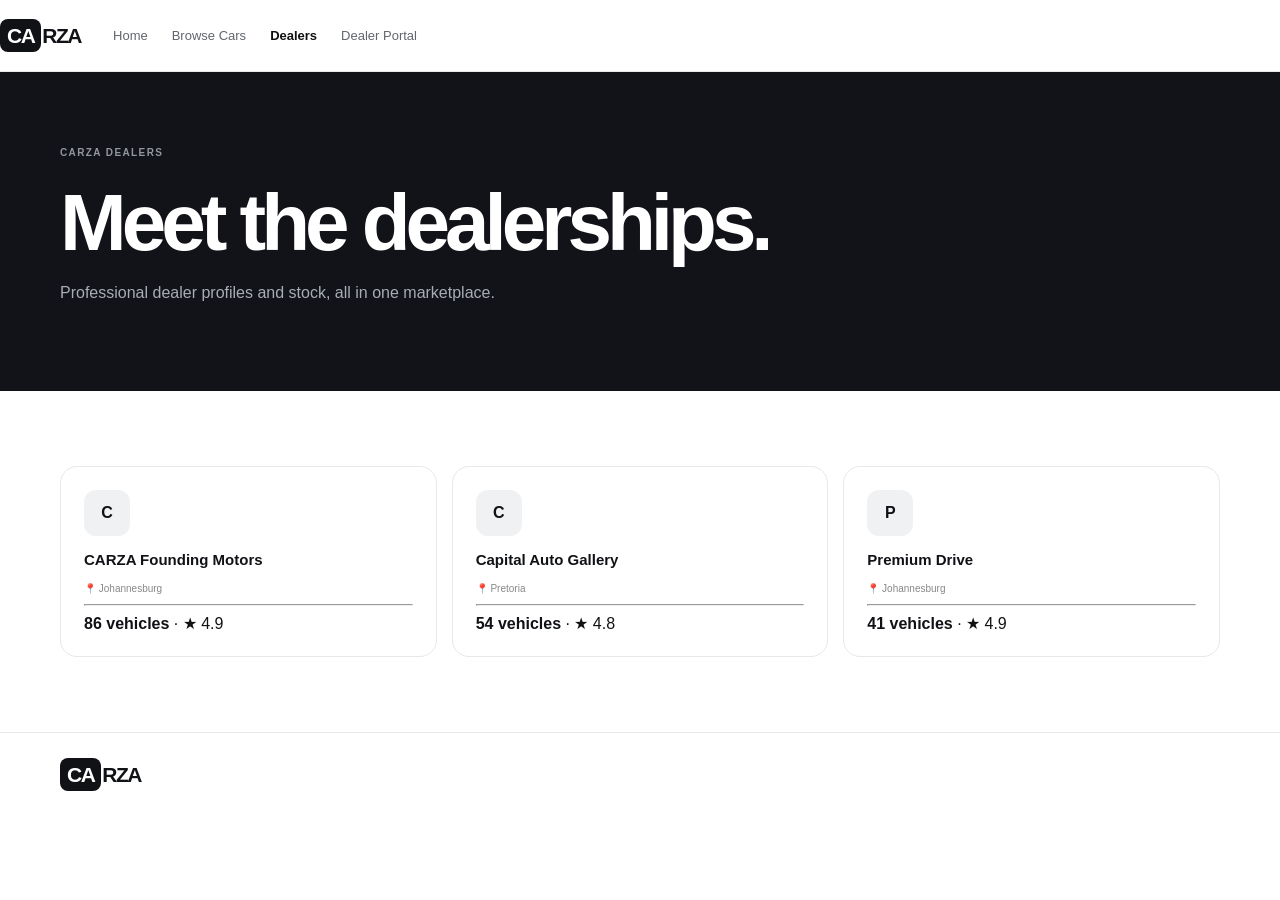
<file: dealers.html>
<!doctype html><html><head><meta charset="utf-8"><meta name="viewport" content="width=device-width,initial-scale=1"><title>Dealers — CARZA</title><link rel="stylesheet" href="styles.css"></head><body><header><div class="nav"><a class="logo" href="index.html"><b>CA</b>RZA</a><nav><a href="index.html">Home</a><a href="cars.html">Browse Cars</a><a class="active" href="dealers.html">Dealers</a><a href="dealer-dashboard.html">Dealer Portal</a></nav><button class="menu" onclick="toggleMenu()">☰</button></div></header><main><section class="page darkpage"><div class="wrap"><small>CARZA DEALERS</small><h1>Meet the dealerships.</h1><p>Professional dealer profiles and stock, all in one marketplace.</p></div></section><section class="section"><div class="wrap"><div id="dealers" class="dealergrid"></div></div></section></main><footer><div class="wrap"><a class="logo" href="index.html"><b>CA</b>RZA</a></div></footer><script src="app.js"></script></body></html>
</file>
<file: styles.css>
*{box-sizing:border-box}body{margin:0;font-family:Inter,Arial,sans-serif;color:#101216}a{text-decoration:none;color:inherit}button,input,select{font:inherit}.wrap{width:min(1160px,calc(100% - 32px));margin:auto}header{height:72px;border-bottom:1px solid #e8e9ec;background:#fff;position:sticky;top:0;z-index:10}.nav{height:100%;display:flex;align-items:center;gap:32px}.logo{font-size:21px;font-weight:800;letter-spacing:-1.5px}.logo b{background:#101216;color:#fff;padding:5px 7px;border-radius:8px;margin-right:1px}.nav nav{display:flex;gap:24px;flex:1;color:#62666d;font-size:13px}.nav nav a:hover,.nav nav .active{color:#111;font-weight:700}.btn,.outline,.searchbtn{display:inline-block;border-radius:11px;padding:11px 15px;font-size:12px;font-weight:800;border:0;cursor:pointer}.btn{background:#101216;color:#fff}.outline{border:1px solid #e5e6e9;background:#fff}.menu{display:none;border:0;background:none;font-size:23px}.hero{background:linear-gradient(135deg,#f7f8f9,#fff 70%);padding:80px 0 70px}.pill{font-size:10px;font-weight:700;border:1px solid #e5e6e9;background:#fff;border-radius:99px;padding:8px 11px;color:#686c74}.hero h1,.page h1,.dashboard h1{font-size:clamp(48px,7vw,80px);line-height:.97;letter-spacing:-5px;margin:24px 0 18px}.hero h1 em{font-style:normal;color:#ff5638}.hero p,.page p{color:#70747c;max-width:650px;line-height:1.6}.search{display:grid;grid-template-columns:1.6fr 1fr 1fr auto;gap:8px;background:#fff;border:1px solid #e2e3e6;border-radius:20px;padding:10px;margin-top:36px;box-shadow:0 18px 50px #00000010}.search input,.search select,.filters input,.filters select{border:1px solid #e5e6e9;border-radius:10px;padding:13px;outline:0;font-size:12px;background:#fff}.searchbtn{background:#ff5638;color:#fff;display:flex;align-items:center;justify-content:center}.section{padding:75px 0}.head{display:flex;align-items:end;justify-content:space-between;gap:20px;margin-bottom:28px}.head h2,.types h2,.dark h2,.cta h2{font-size:clamp(30px,4vw,43px);letter-spacing:-2.5px;margin:7px 0}.head small,.types>div>small,.dark small,.cta small,.page small,.dashboard>div>small{font-size:10px;font-weight:800;letter-spacing:.14em;color:#92969d}.head p,.cta p{font-size:12px;color:#80848b}.grid{display:grid;grid-template-columns:repeat(3,1fr);gap:17px}.car{border:1px solid #e7e8eb;border-radius:18px;overflow:hidden;background:#fff}.car img{width:100%;height:205px;object-fit:cover;display:block}.carbody{padding:15px}.carbody h3{font-size:15px;margin:0}.carbody .price{font-weight:800;margin-top:7px}.meta{color:#7e8289;font-size:10px;margin:9px 0}.view{border:0;background:#f1f2f4;padding:9px;border-radius:9px;font-size:9px;font-weight:800}.types{padding:70px 0;background:#fafafa}.typegrid{display:grid;grid-template-columns:repeat(4,1fr);gap:14px;margin-top:25px}.typegrid a{background:#fff;border:1px solid #e7e8eb;border-radius:17px;padding:22px}.typegrid b,.typegrid small{display:block;margin-top:12px}.typegrid small{font-size:10px;color:#999}.dark{background:#111318;color:#fff;padding:70px 0}.dark p{color:#aaaeb6;max-width:600px}.split{display:flex;justify-content:space-between;align-items:center;gap:30px}.match{background:#1d2026;border:1px solid #30343b;border-radius:17px;padding:20px;display:flex;gap:14px;align-items:center;min-width:260px}.match strong{font-size:34px;color:#6de3a0}.match span{font-size:10px;color:#999}.match b{color:#fff}.steps{display:grid;grid-template-columns:repeat(3,1fr);gap:15px}.steps article,.panel{border:1px solid #e7e8eb;border-radius:17px;padding:25px;background:#fff}.steps b{color:#ff5638}.steps h3{margin-top:35px}.steps p{font-size:11px;color:#81858c}.cta{margin-top:45px;margin-bottom:60px;padding:40px;background:#f0f1f3;border-radius:23px;display:flex;align-items:center;justify-content:space-between}.page{padding:70px 0;background:#f7f7f8}.darkpage{background:#111318;color:#fff}.darkpage p{color:#a8adb5}.filters{display:grid;grid-template-columns:2fr 1fr 1fr 1fr auto;gap:8px;background:#f7f7f8;padding:10px;border-radius:15px}.dealergrid{display:grid;grid-template-columns:repeat(3,1fr);gap:15px}.dealer{border:1px solid #e7e8eb;border-radius:17px;padding:23px}.dealericon{width:46px;height:46px;border-radius:12px;background:#f0f1f3;display:grid;place-items:center;font-weight:800}.dealer h3{font-size:15px}.dealer p{font-size:10px;color:#888}.stats{display:grid;grid-template-columns:repeat(4,1fr);gap:12px;margin:30px 0 18px}.stats div{background:#fff;border:1px solid #e7e8eb;border-radius:15px;padding:18px}.stats small{display:block;color:#999;font-size:8px}.stats b{font-size:24px;display:block;margin-top:9px}.dashgrid{display:grid;grid-template-columns:2fr 1fr;gap:16px}.panel h2{font-size:20px}.panel p,.panel li{font-size:11px;color:#777}.stockrow{display:flex;gap:12px;align-items:center;padding:12px 0;border-top:1px solid #eee}.stockrow img{width:80px;height:55px;object-fit:cover;border-radius:8px}.stockrow strong,.stockrow small{display:block}.stockrow strong{font-size:10px}.stockrow small{font-size:9px;color:#888}footer{border-top:1px solid #e7e8eb;padding:30px 0}footer p{font-size:10px;color:#999}.modal{position:fixed;inset:0;z-index:50;display:grid;place-items:center}.hidden{display:none}.backdrop{position:absolute;inset:0;background:#0009}.modalbox{position:relative;background:#fff;border-radius:20px;padding:25px;width:min(650px,calc(100% - 25px));z-index:1}.modalbox>button{float:right;border:0;border-radius:50%;width:32px;height:32px}.modalbox img{width:100%;height:280px;object-fit:cover;border-radius:14px}.modalbox h2{font-size:28px}.modalbox a{display:inline-block;margin-right:7px;padding:12px;border-radius:10px;background:#111;color:#fff;font-size:11px}.modalbox a:first-of-type{background:#20ad69}
@media(max-width:850px){.nav nav{display:none}.nav .btn{display:none}.menu{display:block;margin-left:auto}.search{grid-template-columns:1fr 1fr}.grid,.dealergrid{grid-template-columns:repeat(2,1fr)}.typegrid{grid-template-columns:1fr 1fr}.steps{grid-template-columns:1fr}.dashgrid{grid-template-columns:1fr}.stats{grid-template-columns:1fr 1fr}.filters{grid-template-columns:1fr 1fr}.split{flex-direction:column;align-items:flex-start}}
@media(max-width:600px){.wrap{width:calc(100% - 24px)}.hero{padding:55px 0}.hero h1,.page h1,.dashboard h1{font-size:52px;letter-spacing:-3.5px}.search,.filters{grid-template-columns:1fr}.grid,.dealergrid{grid-template-columns:1fr}.typegrid{grid-template-columns:1fr 1fr}.section{padding:55px 0}.head{align-items:flex-start;flex-direction:column}.match{min-width:0;width:100%}.cta{flex-direction:column;align-items:flex-start;padding:28px}.stats{grid-template-columns:1fr 1fr}}
</file>
